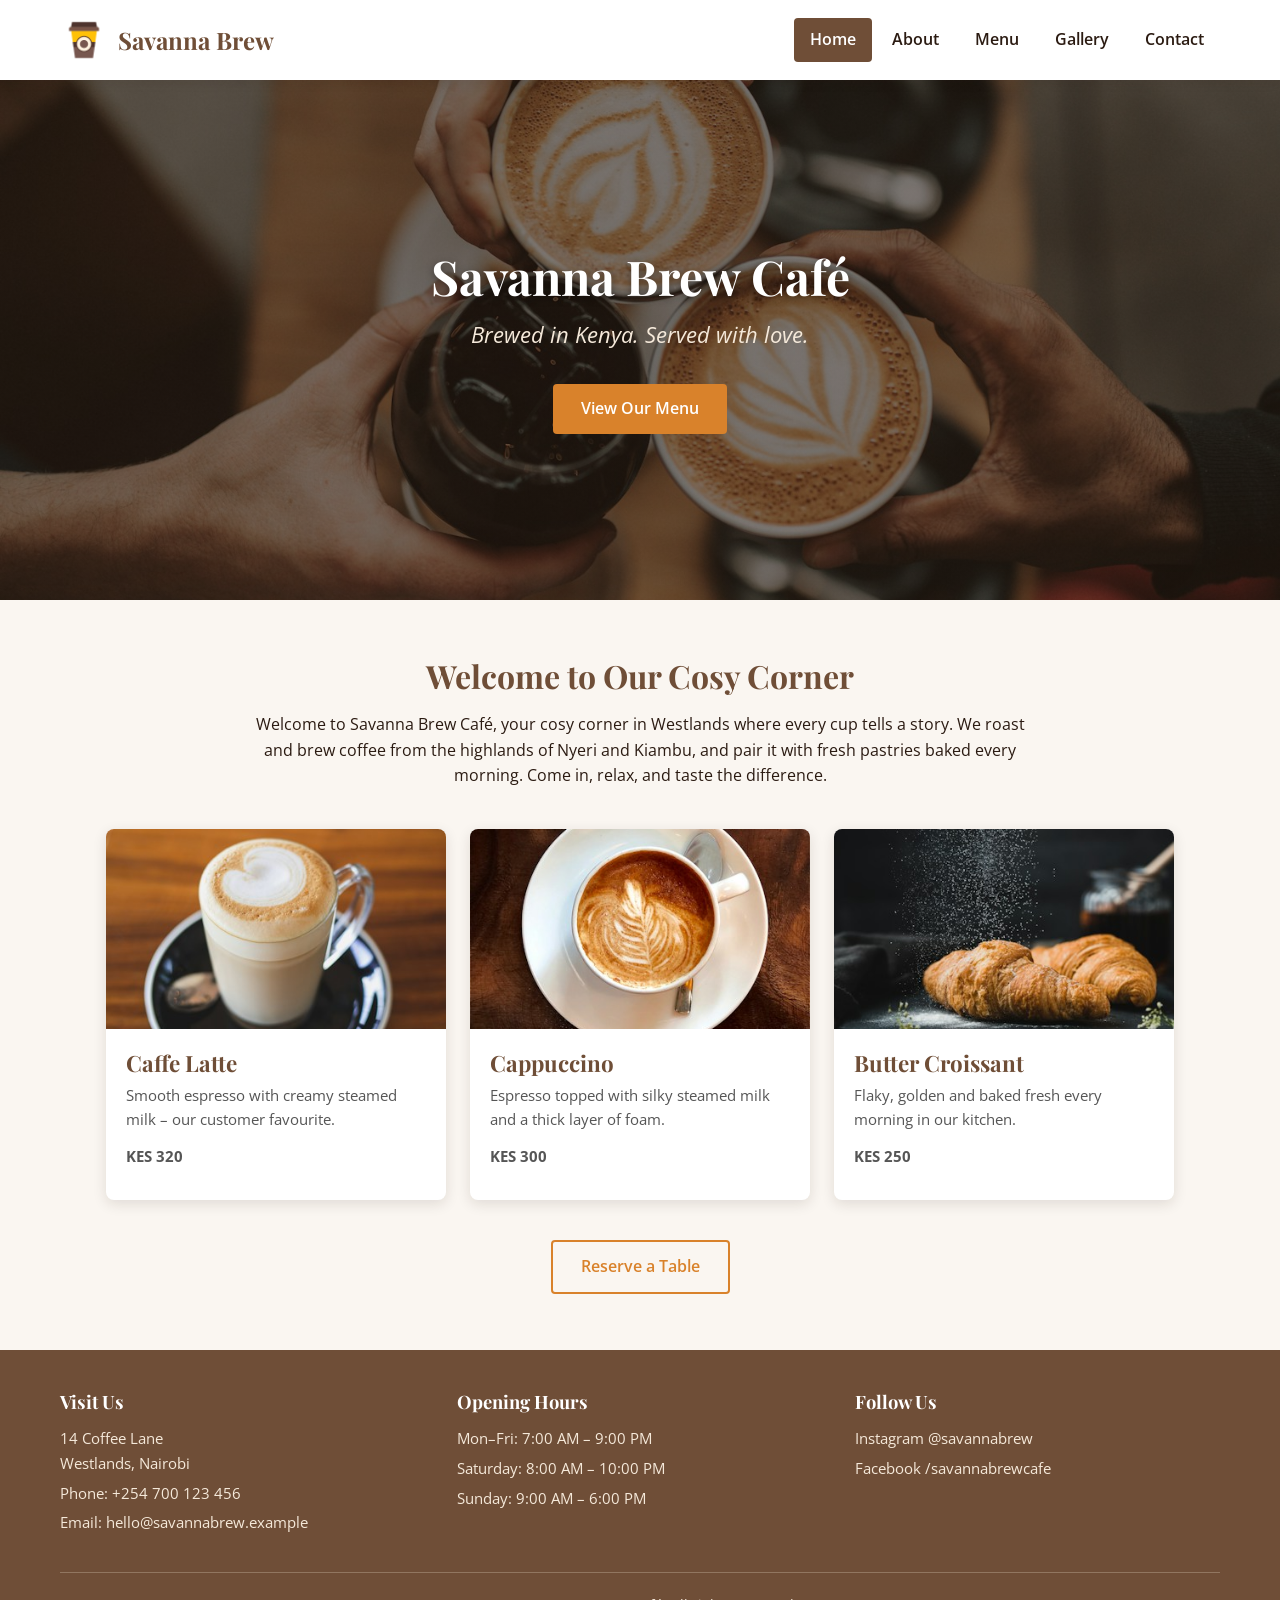
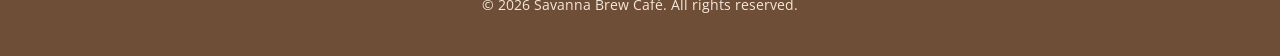
<file: index.html>
<!DOCTYPE html>
<html lang="en">
<head>
  <meta charset="UTF-8">
  <meta name="viewport" content="width=device-width, initial-scale=1.0">
  <title>Home | Savanna Brew Café</title>
  <link rel="preconnect" href="https://fonts.googleapis.com">
  <link rel="preconnect" href="https://fonts.gstatic.com" crossorigin>
  <link href="https://fonts.googleapis.com/css2?family=Playfair+Display:wght@700&family=Open+Sans:wght@400;600;700&display=swap" rel="stylesheet">
  <link rel="stylesheet" href="css/style.css">
</head>
<body>
  <!-- Header & Navigation (identical on every page) -->
  <header class="site-header">
    <div class="container header-inner">
      <a href="index.html" class="logo">
        <img src="images/logo.png" alt="Savanna Brew Café logo – coffee cup icon">
        <span>Savanna Brew</span>
      </a>
      <nav class="main-nav" aria-label="Main navigation">
        <ul>
          <li><a href="index.html" class="active">Home</a></li>
          <li><a href="about.html">About</a></li>
          <li><a href="menu.html">Menu</a></li>
          <li><a href="gallery.html">Gallery</a></li>
          <li><a href="contact.html">Contact</a></li>
        </ul>
      </nav>
    </div>
  </header>

  <main>
    <!-- Hero section -->
    <section class="hero">
      <div class="hero-content">
        <h1>Savanna Brew Café</h1>
        <p class="hero-tagline">Brewed in Kenya. Served with love.</p>
        <a href="menu.html" class="btn">View Our Menu</a>
      </div>
    </section>

    <!-- Welcome & Featured items -->
    <section class="section">
      <div class="container">
        <div class="welcome">
          <h2>Welcome to Our Cosy Corner</h2>
          <p>Welcome to Savanna Brew Café, your cosy corner in Westlands where every cup tells a story. We roast and brew coffee from the highlands of Nyeri and Kiambu, and pair it with fresh pastries baked every morning. Come in, relax, and taste the difference.</p>
        </div>

        <!-- Three equal-width cards using Flexbox -->
        <div class="cards">
          <article class="card">
            <img src="images/latte.jpg" alt="Creamy Caffe Latte in a white cup">
            <div class="card-body">
              <h3>Caffe Latte</h3>
              <p>Smooth espresso with creamy steamed milk – our customer favourite.</p>
              <p class="card-price">KES 320</p>
            </div>
          </article>

          <article class="card">
            <img src="images/cappuccino.jpg" alt="Classic cappuccino with rich foam">
            <div class="card-body">
              <h3>Cappuccino</h3>
              <p>Espresso topped with silky steamed milk and a thick layer of foam.</p>
              <p class="card-price">KES 300</p>
            </div>
          </article>

          <article class="card">
            <img src="images/croissant.jpg" alt="Freshly baked butter croissant">
            <div class="card-body">
              <h3>Butter Croissant</h3>
              <p>Flaky, golden and baked fresh every morning in our kitchen.</p>
              <p class="card-price">KES 250</p>
            </div>
          </article>
        </div>

        <div class="cta-section">
          <a href="contact.html" class="btn btn-outline">Reserve a Table</a>
        </div>
      </div>
    </section>
  </main>

  <!-- Footer (identical on every page) -->
  <footer class="site-footer">
    <div class="container">
      <div class="footer-grid">
        <div class="footer-col">
          <h3>Visit Us</h3>
          <p>14 Coffee Lane<br>Westlands, Nairobi</p>
          <p>Phone: <a href="tel:+254700123456">+254 700 123 456</a></p>
          <p>Email: <a href="mailto:hello@savannabrew.example">hello@savannabrew.example</a></p>
        </div>
        <div class="footer-col">
          <h3>Opening Hours</h3>
          <ul>
            <li>Mon–Fri: 7:00 AM – 9:00 PM</li>
            <li>Saturday: 8:00 AM – 10:00 PM</li>
            <li>Sunday: 9:00 AM – 6:00 PM</li>
          </ul>
        </div>
        <div class="footer-col">
          <h3>Follow Us</h3>
          <ul>
            <li><a href="https://instagram.com/savannabrew" target="_blank" rel="noopener noreferrer">Instagram @savannabrew</a></li>
            <li><a href="https://facebook.com/savannabrewcafe" target="_blank" rel="noopener noreferrer">Facebook /savannabrewcafe</a></li>
          </ul>
        </div>
      </div>
      <div class="footer-bottom">
        <p>© 2026 Savanna Brew Café. All rights reserved.</p>
      </div>
    </div>
  </footer>
</body>
</html>
</file>
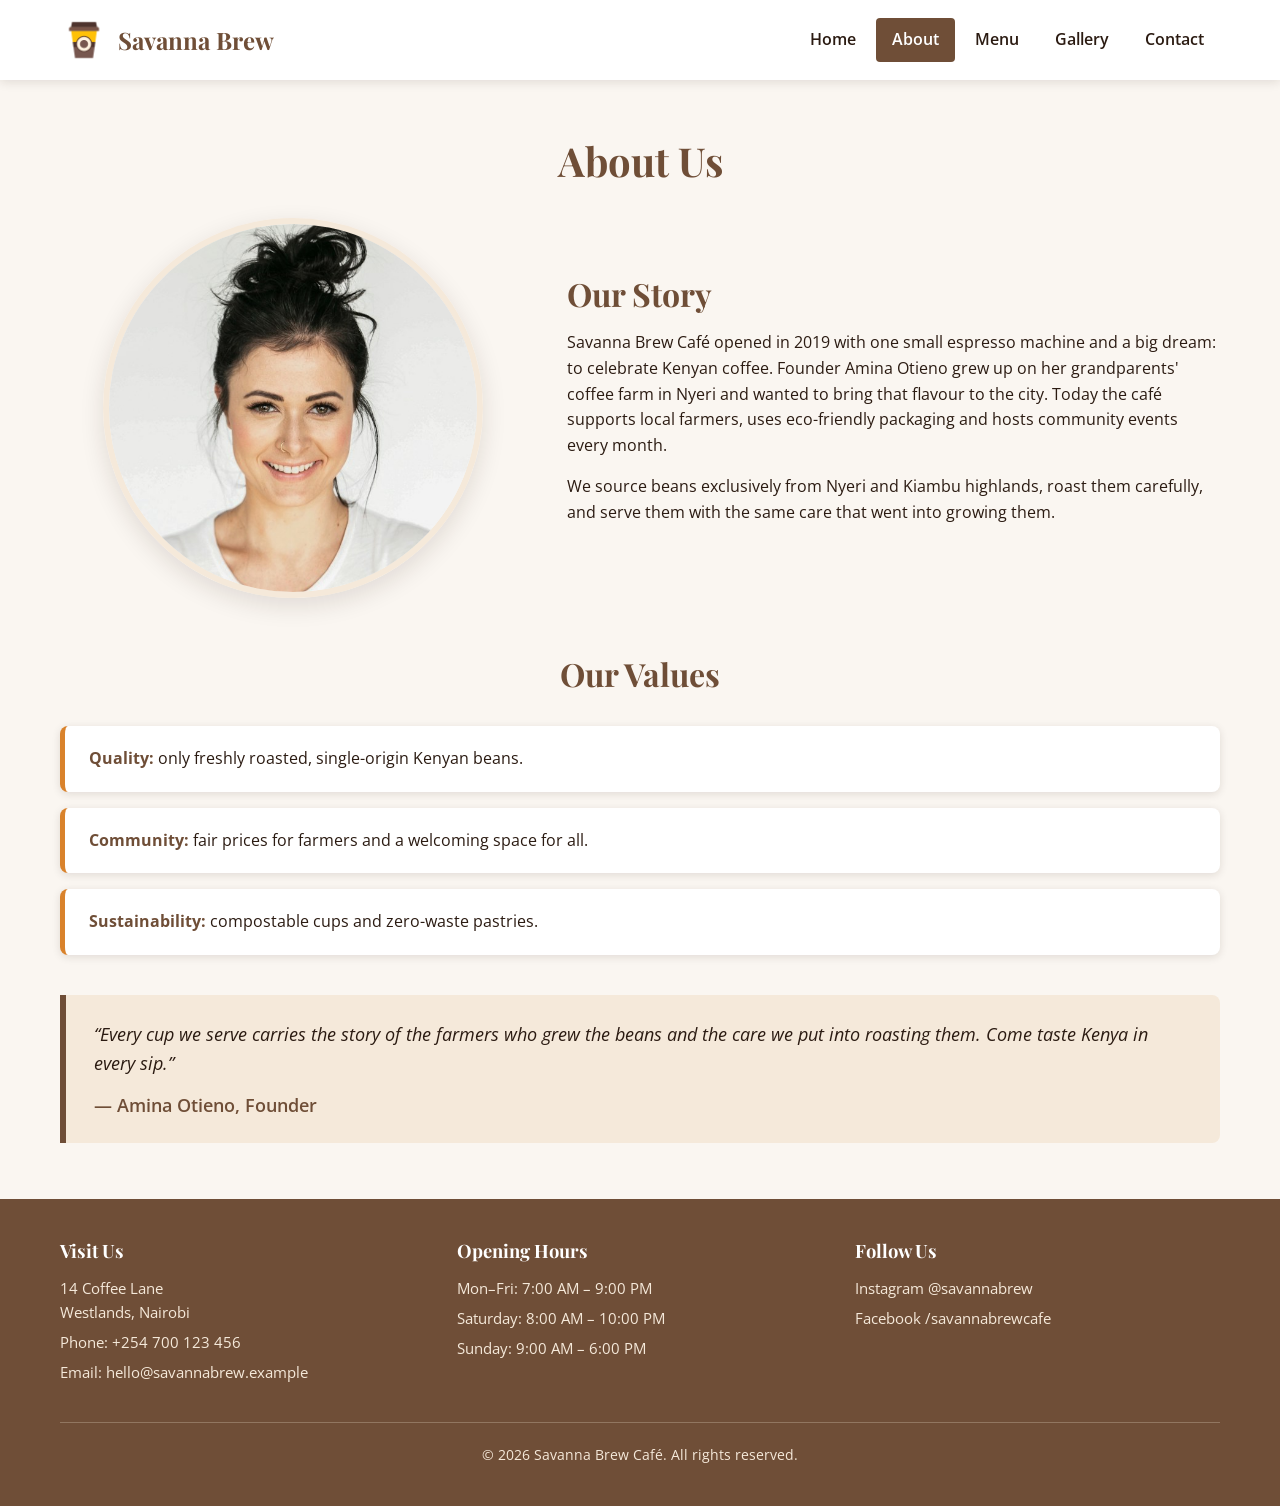
<file: about.html>
<!DOCTYPE html>
<html lang="en">
<head>
  <meta charset="UTF-8">
  <meta name="viewport" content="width=device-width, initial-scale=1.0">
  <title>About Us | Savanna Brew Café</title>
  <link rel="preconnect" href="https://fonts.googleapis.com">
  <link rel="preconnect" href="https://fonts.gstatic.com" crossorigin>
  <link href="https://fonts.googleapis.com/css2?family=Playfair+Display:wght@700&family=Open+Sans:wght@400;600;700&display=swap" rel="stylesheet">
  <link rel="stylesheet" href="css/style.css">
</head>
<body>
  <header class="site-header">
    <div class="container header-inner">
      <a href="index.html" class="logo">
        <img src="images/logo.png" alt="Savanna Brew Café logo – coffee cup icon">
        <span>Savanna Brew</span>
      </a>
      <nav class="main-nav" aria-label="Main navigation">
        <ul>
          <li><a href="index.html">Home</a></li>
          <li><a href="about.html" class="active">About</a></li>
          <li><a href="menu.html">Menu</a></li>
          <li><a href="gallery.html">Gallery</a></li>
          <li><a href="contact.html">Contact</a></li>
        </ul>
      </nav>
    </div>
  </header>

  <main>
    <section class="section">
      <div class="container">
        <h1 class="section-title">About Us</h1>

        <!-- Two-column layout: image + story -->
        <div class="about-grid">
          <div>
            <img src="images/about-owner.jpg" alt="Amina Otieno, founder of Savanna Brew Café, smiling behind the counter" class="about-image">
          </div>
          <div>
            <h2>Our Story</h2>
            <p>Savanna Brew Café opened in 2019 with one small espresso machine and a big dream: to celebrate Kenyan coffee. Founder Amina Otieno grew up on her grandparents' coffee farm in Nyeri and wanted to bring that flavour to the city. Today the café supports local farmers, uses eco-friendly packaging and hosts community events every month.</p>
            <p>We source beans exclusively from Nyeri and Kiambu highlands, roast them carefully, and serve them with the same care that went into growing them.</p>
          </div>
        </div>

        <!-- Values section with unordered list -->
        <div style="margin-top: 3.5rem;">
          <h2 class="section-title">Our Values</h2>
          <ul class="values-list">
            <li><strong>Quality:</strong> only freshly roasted, single-origin Kenyan beans.</li>
            <li><strong>Community:</strong> fair prices for farmers and a welcoming space for all.</li>
            <li><strong>Sustainability:</strong> compostable cups and zero-waste pastries.</li>
          </ul>
        </div>

        <!-- Blockquote from the owner -->
        <blockquote class="owner-quote">
          “Every cup we serve carries the story of the farmers who grew the beans and the care we put into roasting them. Come taste Kenya in every sip.”
          <cite>— Amina Otieno, Founder</cite>
        </blockquote>
      </div>
    </section>
  </main>

  <footer class="site-footer">
    <div class="container">
      <div class="footer-grid">
        <div class="footer-col">
          <h3>Visit Us</h3>
          <p>14 Coffee Lane<br>Westlands, Nairobi</p>
          <p>Phone: <a href="tel:+254700123456">+254 700 123 456</a></p>
          <p>Email: <a href="mailto:hello@savannabrew.example">hello@savannabrew.example</a></p>
        </div>
        <div class="footer-col">
          <h3>Opening Hours</h3>
          <ul>
            <li>Mon–Fri: 7:00 AM – 9:00 PM</li>
            <li>Saturday: 8:00 AM – 10:00 PM</li>
            <li>Sunday: 9:00 AM – 6:00 PM</li>
          </ul>
        </div>
        <div class="footer-col">
          <h3>Follow Us</h3>
          <ul>
            <li><a href="https://instagram.com/savannabrew" target="_blank" rel="noopener noreferrer">Instagram @savannabrew</a></li>
            <li><a href="https://facebook.com/savannabrewcafe" target="_blank" rel="noopener noreferrer">Facebook /savannabrewcafe</a></li>
          </ul>
        </div>
      </div>
      <div class="footer-bottom">
        <p>© 2026 Savanna Brew Café. All rights reserved.</p>
      </div>
    </div>
  </footer>
</body>
</html>
</file>
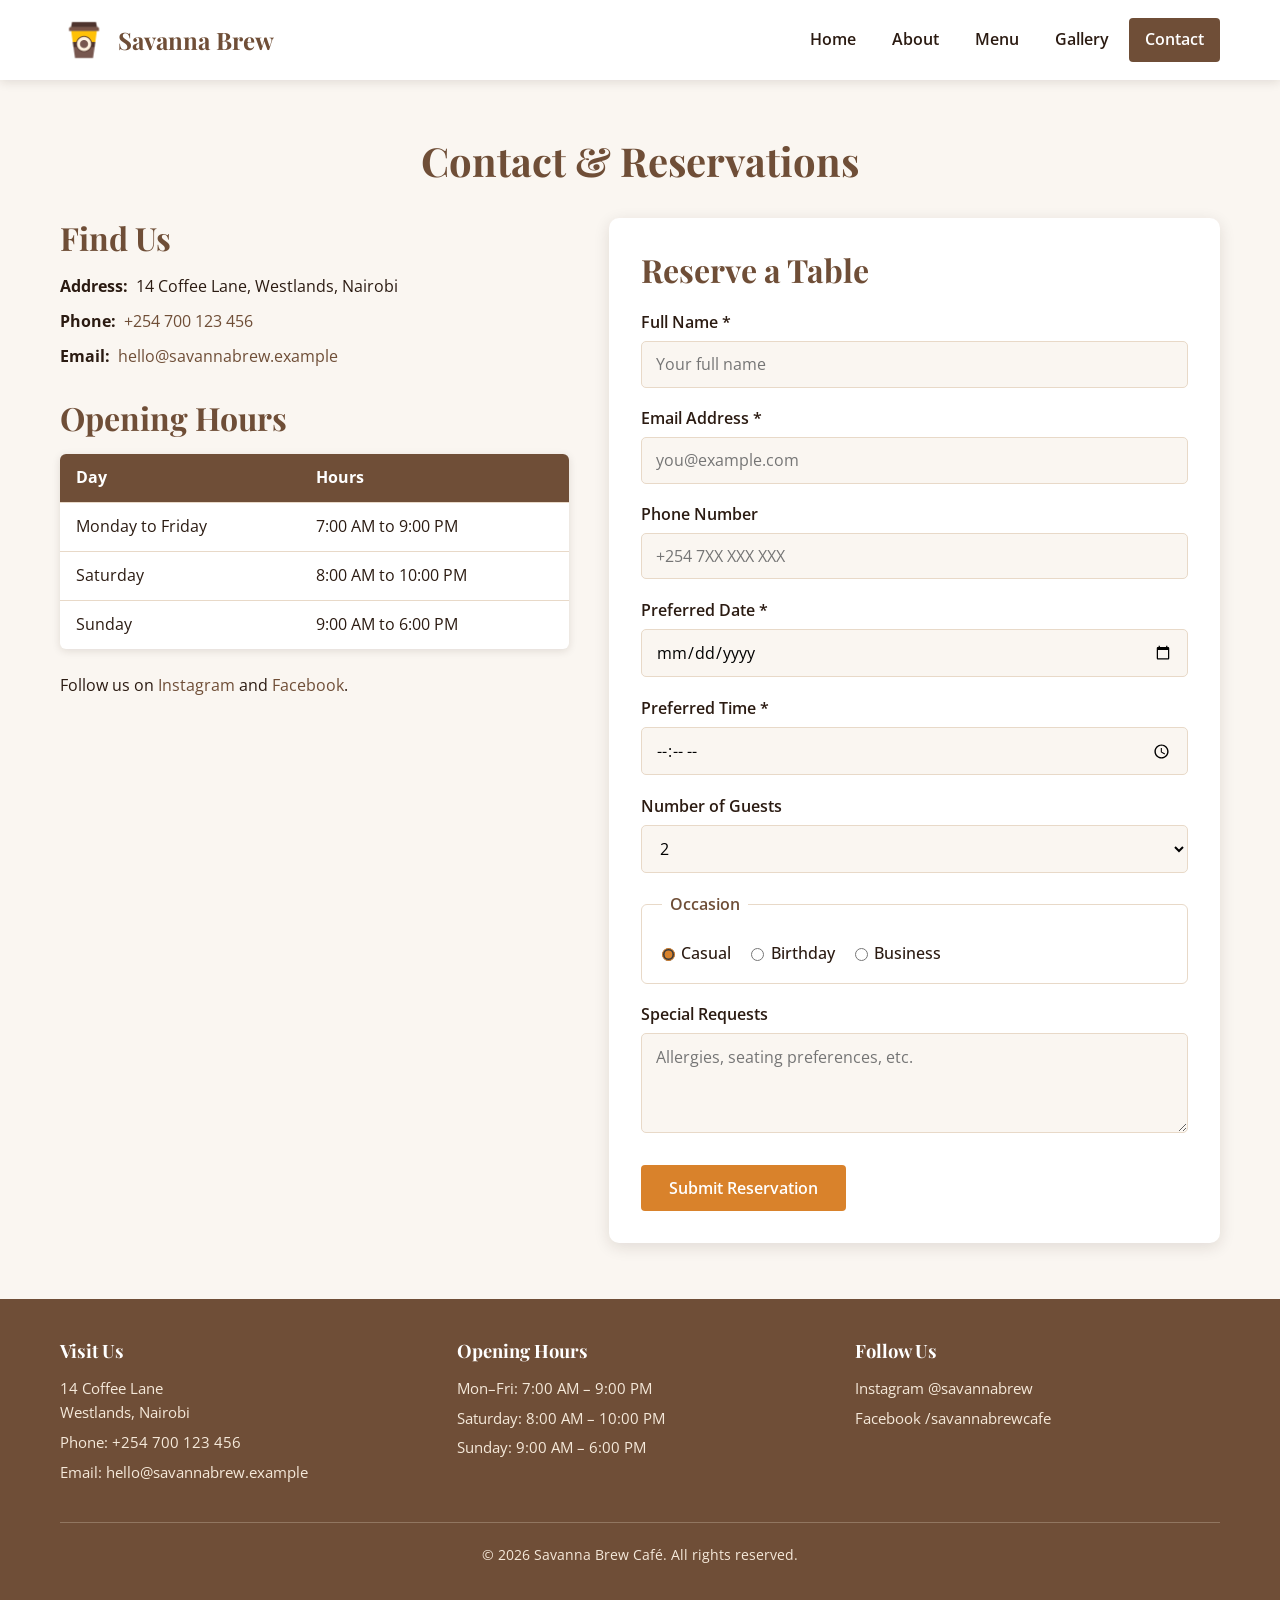
<file: contact.html>
<!DOCTYPE html>
<html lang="en">
<head>
  <meta charset="UTF-8">
  <meta name="viewport" content="width=device-width, initial-scale=1.0">
  <title>Contact & Reservations | Savanna Brew Café</title>
  <link rel="preconnect" href="https://fonts.googleapis.com">
  <link rel="preconnect" href="https://fonts.gstatic.com" crossorigin>
  <link href="https://fonts.googleapis.com/css2?family=Playfair+Display:wght@700&family=Open+Sans:wght@400;600;700&display=swap" rel="stylesheet">
  <link rel="stylesheet" href="css/style.css">
</head>
<body>
  <header class="site-header">
    <div class="container header-inner">
      <a href="index.html" class="logo">
        <img src="images/logo.png" alt="Savanna Brew Café logo – coffee cup icon">
        <span>Savanna Brew</span>
      </a>
      <nav class="main-nav" aria-label="Main navigation">
        <ul>
          <li><a href="index.html">Home</a></li>
          <li><a href="about.html">About</a></li>
          <li><a href="menu.html">Menu</a></li>
          <li><a href="gallery.html">Gallery</a></li>
          <li><a href="contact.html" class="active">Contact</a></li>
        </ul>
      </nav>
    </div>
  </header>

  <main>
    <section class="section">
      <div class="container">
        <h1 class="section-title">Contact & Reservations</h1>

        <div class="contact-grid">
          <!-- Contact information & hours -->
          <div class="contact-info">
            <h2>Find Us</h2>
            <ul class="contact-details">
              <li><strong>Address:</strong> 14 Coffee Lane, Westlands, Nairobi</li>
              <li><strong>Phone:</strong> <a href="tel:+254700123456">+254 700 123 456</a></li>
              <li><strong>Email:</strong> <a href="mailto:hello@savannabrew.example">hello@savannabrew.example</a></li>
            </ul>

            <h2 style="margin-top: 1.75rem;">Opening Hours</h2>
            <table class="hours-table">
              <thead>
                <tr>
                  <th scope="col">Day</th>
                  <th scope="col">Hours</th>
                </tr>
              </thead>
              <tbody>
                <tr>
                  <td>Monday to Friday</td>
                  <td>7:00 AM to 9:00 PM</td>
                </tr>
                <tr>
                  <td>Saturday</td>
                  <td>8:00 AM to 10:00 PM</td>
                </tr>
                <tr>
                  <td>Sunday</td>
                  <td>9:00 AM to 6:00 PM</td>
                </tr>
              </tbody>
            </table>

            <p>Follow us on <a href="https://instagram.com/savannabrew" target="_blank" rel="noopener noreferrer">Instagram</a> and <a href="https://facebook.com/savannabrewcafe" target="_blank" rel="noopener noreferrer">Facebook</a>.</p>
          </div>

          <!-- Reservation form -->
          <div>
            <form class="reservation-form" action="index.html" method="get">
              <h2>Reserve a Table</h2>

              <div class="form-group">
                <label for="name">Full Name <span aria-hidden="true">*</span></label>
                <input type="text" id="name" name="name" required placeholder="Your full name">
              </div>

              <div class="form-group">
                <label for="email">Email Address <span aria-hidden="true">*</span></label>
                <input type="email" id="email" name="email" required placeholder="you@example.com">
              </div>

              <div class="form-group">
                <label for="phone">Phone Number</label>
                <input type="tel" id="phone" name="phone" placeholder="+254 7XX XXX XXX">
              </div>

              <div class="form-group">
                <label for="date">Preferred Date <span aria-hidden="true">*</span></label>
                <input type="date" id="date" name="date" required>
              </div>

              <div class="form-group">
                <label for="time">Preferred Time <span aria-hidden="true">*</span></label>
                <input type="time" id="time" name="time" required>
              </div>

              <div class="form-group">
                <label for="guests">Number of Guests</label>
                <select id="guests" name="guests">
                  <option value="1">1</option>
                  <option value="2" selected>2</option>
                  <option value="3">3</option>
                  <option value="4">4</option>
                  <option value="5">5</option>
                  <option value="6">6</option>
                  <option value="7">7</option>
                  <option value="8">8</option>
                  <option value="9">9</option>
                  <option value="10">10</option>
                </select>
              </div>

              <fieldset>
                <legend>Occasion</legend>
                <div class="radio-group">
                  <label>
                    <input type="radio" name="occasion" value="casual" checked>
                    Casual
                  </label>
                  <label>
                    <input type="radio" name="occasion" value="birthday">
                    Birthday
                  </label>
                  <label>
                    <input type="radio" name="occasion" value="business">
                    Business
                  </label>
                </div>
              </fieldset>

              <div class="form-group">
                <label for="requests">Special Requests</label>
                <textarea id="requests" name="requests" placeholder="Allergies, seating preferences, etc."></textarea>
              </div>

              <div class="form-actions">
  <button type="submit" class="btn">Submit Reservation</button>
</div>
            </form>
          </div>
        </div>
      </div>
    </section>
  </main>

  <footer class="site-footer">
    <div class="container">
      <div class="footer-grid">
        <div class="footer-col">
          <h3>Visit Us</h3>
          <p>14 Coffee Lane<br>Westlands, Nairobi</p>
          <p>Phone: <a href="tel:+254700123456">+254 700 123 456</a></p>
          <p>Email: <a href="mailto:hello@savannabrew.example">hello@savannabrew.example</a></p>
        </div>
        <div class="footer-col">
          <h3>Opening Hours</h3>
          <ul>
            <li>Mon–Fri: 7:00 AM – 9:00 PM</li>
            <li>Saturday: 8:00 AM – 10:00 PM</li>
            <li>Sunday: 9:00 AM – 6:00 PM</li>
          </ul>
        </div>
        <div class="footer-col">
          <h3>Follow Us</h3>
          <ul>
            <li><a href="https://instagram.com/savannabrew" target="_blank" rel="noopener noreferrer">Instagram @savannabrew</a></li>
            <li><a href="https://facebook.com/savannabrewcafe" target="_blank" rel="noopener noreferrer">Facebook /savannabrewcafe</a></li>
          </ul>
        </div>
      </div>
      <div class="footer-bottom">
        <p>© 2026 Savanna Brew Café. All rights reserved.</p>
      </div>
    </div>
  </footer>
</body>
</html>
</file>
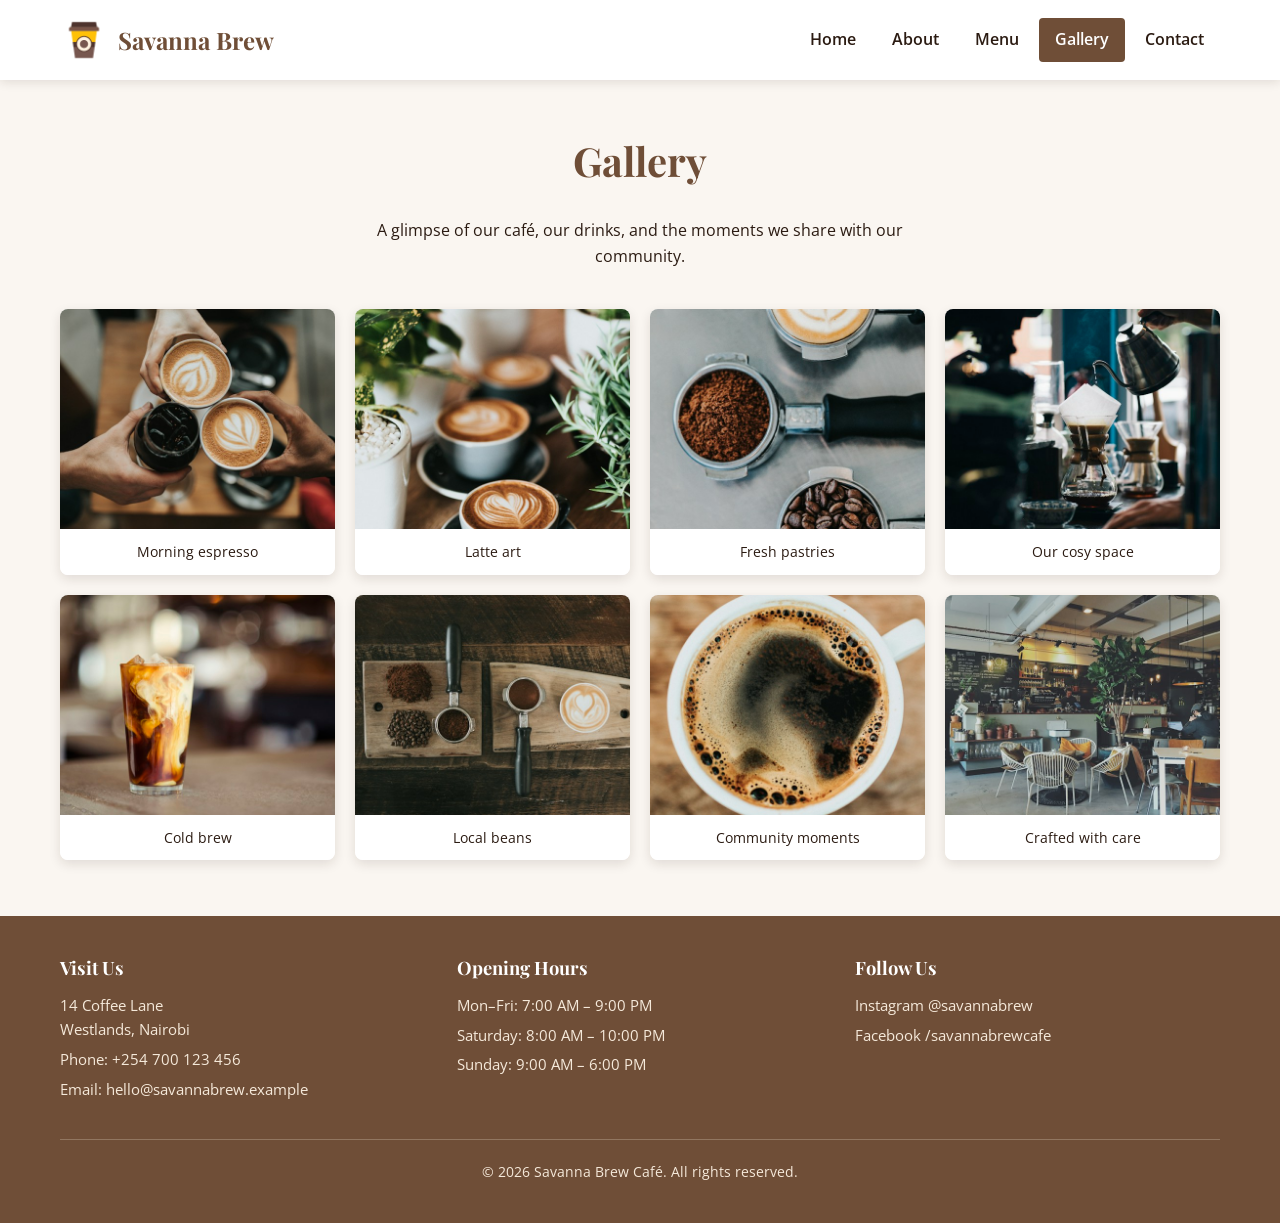
<file: gallery.html>
<!DOCTYPE html>
<html lang="en">
<head>
  <meta charset="UTF-8">
  <meta name="viewport" content="width=device-width, initial-scale=1.0">
  <title>Gallery | Savanna Brew Café</title>
  <link rel="preconnect" href="https://fonts.googleapis.com">
  <link rel="preconnect" href="https://fonts.gstatic.com" crossorigin>
  <link href="https://fonts.googleapis.com/css2?family=Playfair+Display:wght@700&family=Open+Sans:wght@400;600;700&display=swap" rel="stylesheet">
  <link rel="stylesheet" href="css/style.css">
</head>
<body>
  <header class="site-header">
    <div class="container header-inner">
      <a href="index.html" class="logo">
        <img src="images/logo.png" alt="Savanna Brew Café logo – coffee cup icon">
        <span>Savanna Brew</span>
      </a>
      <nav class="main-nav" aria-label="Main navigation">
        <ul>
          <li><a href="index.html">Home</a></li>
          <li><a href="about.html">About</a></li>
          <li><a href="menu.html">Menu</a></li>
          <li><a href="gallery.html" class="active">Gallery</a></li>
          <li><a href="contact.html">Contact</a></li>
        </ul>
      </nav>
    </div>
  </header>

  <main>
    <section class="section">
      <div class="container">
        <h1 class="section-title">Gallery</h1>
        <p style="text-align: center; max-width: 600px; margin: 0 auto 2.5rem;">A glimpse of our café, our drinks, and the moments we share with our community.</p>

        <!-- CSS Grid gallery: 4 cols desktop, 2 tablet, 1 mobile -->
        <div class="gallery-grid">
          <figure class="gallery-item">
            <img src="images/gallery-1.jpg" alt="Steaming cup of coffee on a wooden table">
            <figcaption>Morning espresso</figcaption>
          </figure>
          <figure class="gallery-item">
            <img src="images/gallery-2.jpg" alt="Latte art in a ceramic cup">
            <figcaption>Latte art</figcaption>
          </figure>
          <figure class="gallery-item">
            <img src="images/gallery-3.jpg" alt="Freshly baked pastries on a tray">
            <figcaption>Fresh pastries</figcaption>
          </figure>
          <figure class="gallery-item">
            <img src="images/gallery-4.jpg" alt="Café interior with warm lighting">
            <figcaption>Our cosy space</figcaption>
          </figure>
          <figure class="gallery-item">
            <img src="images/gallery-5.jpg" alt="Cold brew coffee over ice">
            <figcaption>Cold brew</figcaption>
          </figure>
          <figure class="gallery-item">
            <img src="images/gallery-6.jpg" alt="Coffee beans being roasted">
            <figcaption>Local beans</figcaption>
          </figure>
          <figure class="gallery-item">
            <img src="images/gallery-7.jpg" alt="Customers enjoying coffee together">
            <figcaption>Community moments</figcaption>
          </figure>
          <figure class="gallery-item">
            <img src="images/gallery-8.jpg" alt="Barista preparing a cappuccino">
            <figcaption>Crafted with care</figcaption>
          </figure>
        </div>
      </div>
    </section>
  </main>

  <footer class="site-footer">
    <div class="container">
      <div class="footer-grid">
        <div class="footer-col">
          <h3>Visit Us</h3>
          <p>14 Coffee Lane<br>Westlands, Nairobi</p>
          <p>Phone: <a href="tel:+254700123456">+254 700 123 456</a></p>
          <p>Email: <a href="mailto:hello@savannabrew.example">hello@savannabrew.example</a></p>
        </div>
        <div class="footer-col">
          <h3>Opening Hours</h3>
          <ul>
            <li>Mon–Fri: 7:00 AM – 9:00 PM</li>
            <li>Saturday: 8:00 AM – 10:00 PM</li>
            <li>Sunday: 9:00 AM – 6:00 PM</li>
          </ul>
        </div>
        <div class="footer-col">
          <h3>Follow Us</h3>
          <ul>
            <li><a href="https://instagram.com/savannabrew" target="_blank" rel="noopener noreferrer">Instagram @savannabrew</a></li>
            <li><a href="https://facebook.com/savannabrewcafe" target="_blank" rel="noopener noreferrer">Facebook /savannabrewcafe</a></li>
          </ul>
        </div>
      </div>
      <div class="footer-bottom">
        <p>© 2026 Savanna Brew Café. All rights reserved.</p>
      </div>
    </div>
  </footer>
</body>
</html>
</file>
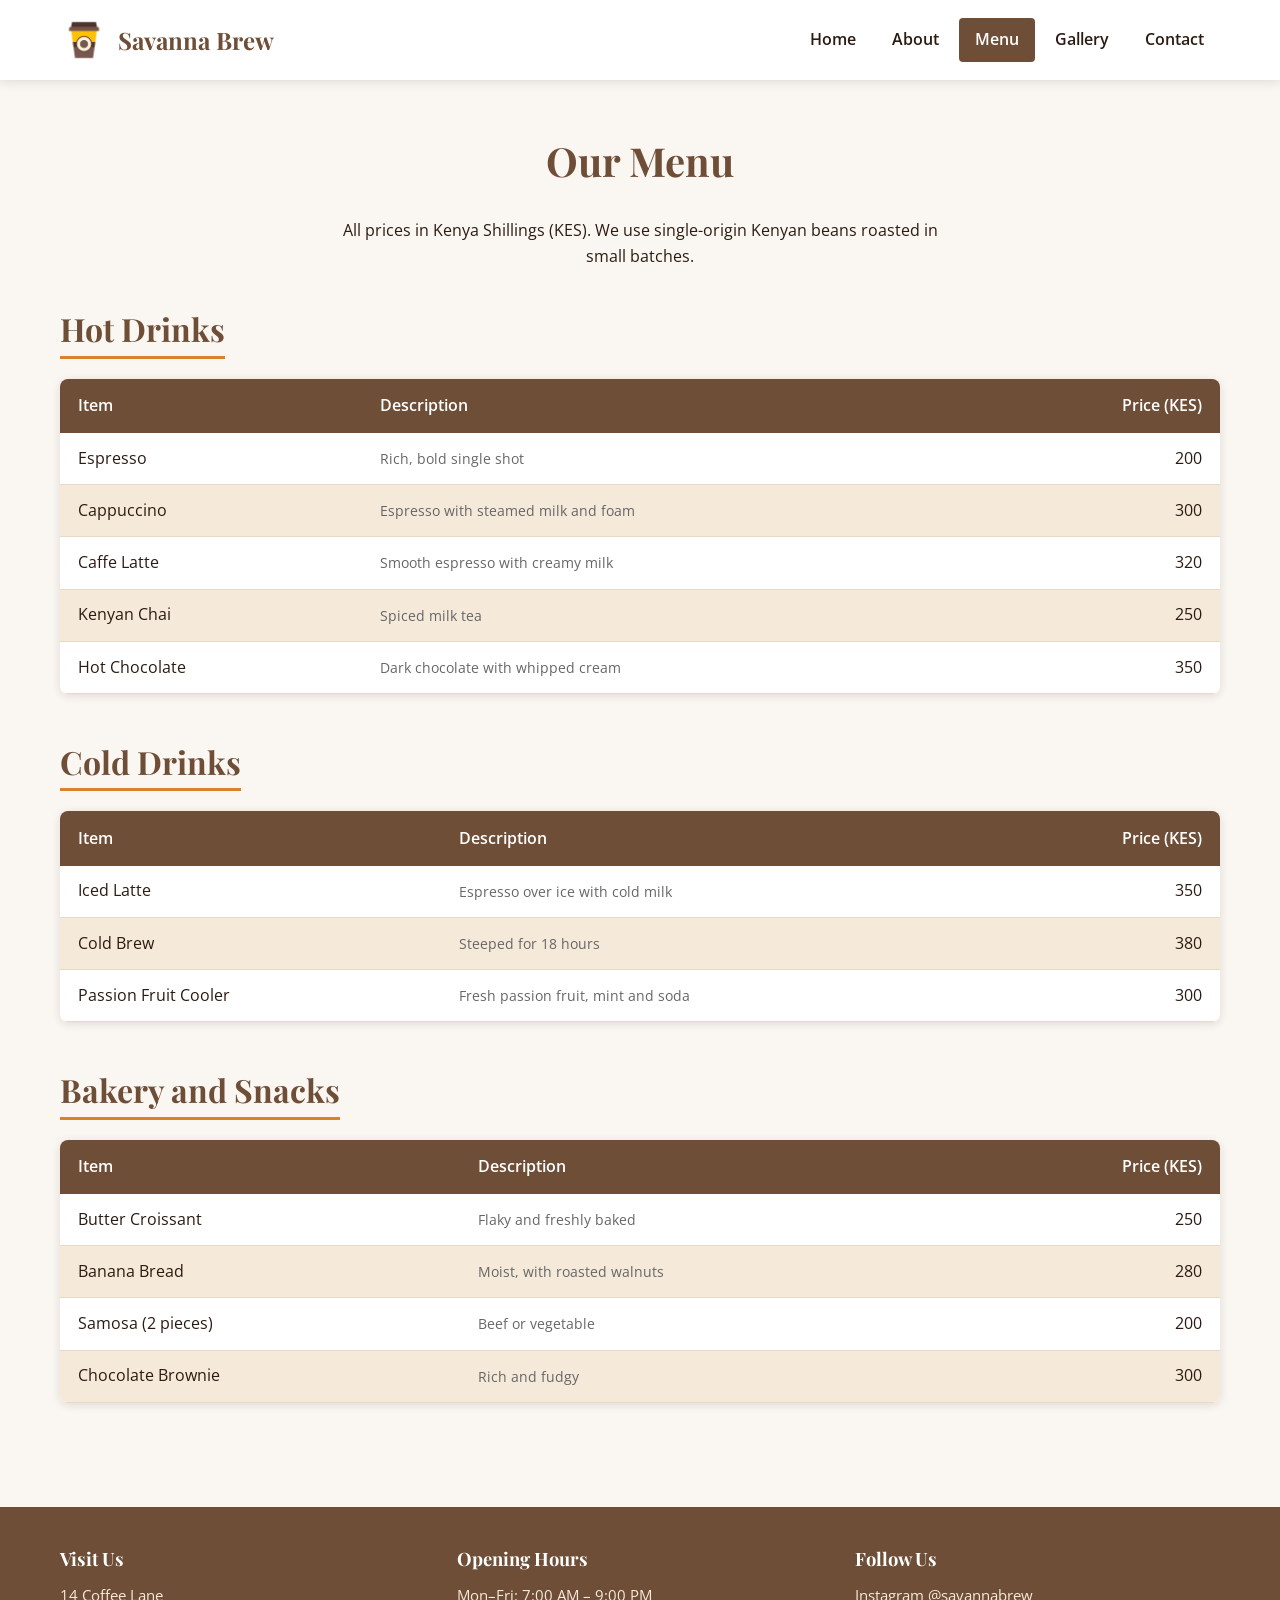
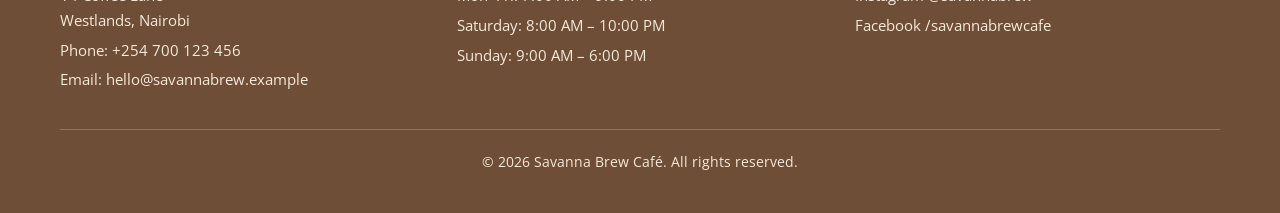
<file: menu.html>
<!DOCTYPE html>
<html lang="en">
<head>
  <meta charset="UTF-8">
  <meta name="viewport" content="width=device-width, initial-scale=1.0">
  <title>Menu | Savanna Brew Café</title>
  <link rel="preconnect" href="https://fonts.googleapis.com">
  <link rel="preconnect" href="https://fonts.gstatic.com" crossorigin>
  <link href="https://fonts.googleapis.com/css2?family=Playfair+Display:wght@700&family=Open+Sans:wght@400;600;700&display=swap" rel="stylesheet">
  <link rel="stylesheet" href="css/style.css">
</head>
<body>
  <header class="site-header">
    <div class="container header-inner">
      <a href="index.html" class="logo">
        <img src="images/logo.png" alt="Savanna Brew Café logo – coffee cup icon">
        <span>Savanna Brew</span>
      </a>
      <nav class="main-nav" aria-label="Main navigation">
        <ul>
          <li><a href="index.html">Home</a></li>
          <li><a href="about.html">About</a></li>
          <li><a href="menu.html" class="active">Menu</a></li>
          <li><a href="gallery.html">Gallery</a></li>
          <li><a href="contact.html">Contact</a></li>
        </ul>
      </nav>
    </div>
  </header>

  <main>
    <section class="section">
      <div class="container">
        <h1 class="section-title">Our Menu</h1>
        <p style="text-align: center; max-width: 600px; margin: 0 auto 2.5rem;">All prices in Kenya Shillings (KES). We use single-origin Kenyan beans roasted in small batches.</p>

        <!-- Hot Drinks -->
        <div class="menu-section">
          <h2>Hot Drinks</h2>
          <div class="table-wrapper">
            <table class="menu-table">
              <thead>
                <tr>
                  <th scope="col">Item</th>
                  <th scope="col">Description</th>
                  <th scope="col">Price (KES)</th>
                </tr>
              </thead>
              <tbody>
                <tr>
                  <td>Espresso</td>
                  <td class="item-desc">Rich, bold single shot</td>
                  <td>200</td>
                </tr>
                <tr>
                  <td>Cappuccino</td>
                  <td class="item-desc">Espresso with steamed milk and foam</td>
                  <td>300</td>
                </tr>
                <tr>
                  <td>Caffe Latte</td>
                  <td class="item-desc">Smooth espresso with creamy milk</td>
                  <td>320</td>
                </tr>
                <tr>
                  <td>Kenyan Chai</td>
                  <td class="item-desc">Spiced milk tea</td>
                  <td>250</td>
                </tr>
                <tr>
                  <td>Hot Chocolate</td>
                  <td class="item-desc">Dark chocolate with whipped cream</td>
                  <td>350</td>
                </tr>
              </tbody>
            </table>
          </div>
        </div>

        <!-- Cold Drinks -->
        <div class="menu-section">
          <h2>Cold Drinks</h2>
          <div class="table-wrapper">
            <table class="menu-table">
              <thead>
                <tr>
                  <th scope="col">Item</th>
                  <th scope="col">Description</th>
                  <th scope="col">Price (KES)</th>
                </tr>
              </thead>
              <tbody>
                <tr>
                  <td>Iced Latte</td>
                  <td class="item-desc">Espresso over ice with cold milk</td>
                  <td>350</td>
                </tr>
                <tr>
                  <td>Cold Brew</td>
                  <td class="item-desc">Steeped for 18 hours</td>
                  <td>380</td>
                </tr>
                <tr>
                  <td>Passion Fruit Cooler</td>
                  <td class="item-desc">Fresh passion fruit, mint and soda</td>
                  <td>300</td>
                </tr>
              </tbody>
            </table>
          </div>
        </div>

        <!-- Bakery and Snacks -->
        <div class="menu-section">
          <h2>Bakery and Snacks</h2>
          <div class="table-wrapper">
            <table class="menu-table">
              <thead>
                <tr>
                  <th scope="col">Item</th>
                  <th scope="col">Description</th>
                  <th scope="col">Price (KES)</th>
                </tr>
              </thead>
              <tbody>
                <tr>
                  <td>Butter Croissant</td>
                  <td class="item-desc">Flaky and freshly baked</td>
                  <td>250</td>
                </tr>
                <tr>
                  <td>Banana Bread</td>
                  <td class="item-desc">Moist, with roasted walnuts</td>
                  <td>280</td>
                </tr>
                <tr>
                  <td>Samosa (2 pieces)</td>
                  <td class="item-desc">Beef or vegetable</td>
                  <td>200</td>
                </tr>
                <tr>
                  <td>Chocolate Brownie</td>
                  <td class="item-desc">Rich and fudgy</td>
                  <td>300</td>
                </tr>
              </tbody>
            </table>
          </div>
        </div>
      </div>
    </section>
  </main>

  <footer class="site-footer">
    <div class="container">
      <div class="footer-grid">
        <div class="footer-col">
          <h3>Visit Us</h3>
          <p>14 Coffee Lane<br>Westlands, Nairobi</p>
          <p>Phone: <a href="tel:+254700123456">+254 700 123 456</a></p>
          <p>Email: <a href="mailto:hello@savannabrew.example">hello@savannabrew.example</a></p>
        </div>
        <div class="footer-col">
          <h3>Opening Hours</h3>
          <ul>
            <li>Mon–Fri: 7:00 AM – 9:00 PM</li>
            <li>Saturday: 8:00 AM – 10:00 PM</li>
            <li>Sunday: 9:00 AM – 6:00 PM</li>
          </ul>
        </div>
        <div class="footer-col">
          <h3>Follow Us</h3>
          <ul>
            <li><a href="https://instagram.com/savannabrew" target="_blank" rel="noopener noreferrer">Instagram @savannabrew</a></li>
            <li><a href="https://facebook.com/savannabrewcafe" target="_blank" rel="noopener noreferrer">Facebook /savannabrewcafe</a></li>
          </ul>
        </div>
      </div>
      <div class="footer-bottom">
        <p>© 2026 Savanna Brew Café. All rights reserved.</p>
      </div>
    </div>
  </footer>
</body>
</html>
</file>
<file: css/style.css>
/* -------------------------------------------------
   Savanna Brew Café - Main Stylesheet
   Brand colours and typography via CSS variables
---------------------------------------------------- */

/* ---------- CSS Variables (Brand Guidelines) ---------- */
:root {
  --primary: #6F4E37;       /* Coffee brown */
  --secondary: #F5E9DA;     /* Cream */
  --accent: #D9822B;        /* Savanna orange */
  --dark-text: #2B1B12;     /* Dark text */
  --white: #FFFFFF;
  --light-bg: #FAF6F1;
  --border: #E8D9C8;
  --shadow: rgba(43, 27, 18, 0.12);
  --shadow-hover: rgba(43, 27, 18, 0.22);

  --font-heading: "Playfair Display", Georgia, serif;
  --font-body: "Open Sans", Arial, sans-serif;

  --max-width: 1200px;
  --nav-height: 80px;
  --transition: 0.3s ease;
}
/* ---------- Reset & Base ---------- */
*,
*::before,
*::after {
  box-sizing: border-box;
  margin: 0;
  padding: 0;
}
html {
  scroll-behavior: smooth;
}
body {
  font-family: var(--font-body);
  font-size: 16px;
  line-height: 1.6;
  color: var(--dark-text);
  background-color: var(--light-bg);
  min-height: 100vh;
  display: flex;
  flex-direction: column;
}
img {
  max-width: 100%;
  height: auto;
  display: block;
}
a {
  color: var(--primary);
  text-decoration: none;
  transition: color var(--transition);
}
a:hover,
a:focus {
  color: var(--accent);
  outline: none;
}
a:focus-visible {
  outline: 2px solid var(--accent);
  outline-offset: 3px;
}
h1, h2, h3, h4 {
  font-family: var(--font-heading);
  font-weight: 700;
  line-height: 1.25;
  color: var(--primary);
}
h1 { font-size: 2.5rem; }
h2 { font-size: 2rem; margin-bottom: 1rem; }
h3 { font-size: 1.4rem; margin-bottom: 0.5rem; }
p {
  margin-bottom: 1rem;
}
ul, ol {
  margin-bottom: 1rem;
  padding-left: 1.5rem;
}
/* ---------- Layout---------- */
.container {
  width: 100%;
  max-width: var(--max-width);
  margin: 0 auto;
  padding: 0 1.25rem;
}
.section {
  padding: 3.5rem 0;
}
.section-title {
  text-align: center;
  margin-bottom: 2rem;
}
.btn {
  display: inline-block;
  padding: 0.75rem 1.75rem;
  background-color: var(--accent);
  color: var(--white);
  font-weight: 600;
  border: none;
  border-radius: 4px;
  cursor: pointer;
  transition: background-color var(--transition), transform var(--transition), box-shadow var(--transition);
  font-family: var(--font-body);
  font-size: 1rem;
  text-align: center;
}
.btn:hover,
.btn:focus {
  background-color: #c06e1f;
  color: var(--white);
  transform: translateY(-2px);
  box-shadow: 0 4px 12px var(--shadow-hover);
}
.btn-outline {
  background-color: transparent;
  border: 2px solid var(--accent);
  color: var(--accent);
}
.btn-outline:hover,
.btn-outline:focus {
  background-color: var(--accent);
  color: var(--white);
}
/* ---------- Header & Navigation (Flexbox) ---------- */
.site-header {
  background-color: var(--white);
  box-shadow: 0 2px 10px var(--shadow);
  position: sticky;
  top: 0;
  z-index: 1000;
}
.header-inner {
  display: flex;
  align-items: center;
  justify-content: space-between;
  min-height: var(--nav-height);
  gap: 1rem;
}
.logo {
  display: flex;
  align-items: center;
  gap: 0.6rem;
  font-family: var(--font-heading);
  font-size: 1.5rem;
  font-weight: 700;
  color: var(--primary);
}
.logo img {
  height: 48px;
  width: auto;
}
.logo:hover {
  color: var(--accent);
}
/* Flexbox navigation */
.main-nav ul {
  display: flex;
  list-style: none;
  gap: 0.25rem;
  margin: 0;
  padding: 0;
}
.main-nav a {
  display: block;
  padding: 0.6rem 1rem;
  color: var(--dark-text);
  font-weight: 600;
  border-radius: 4px;
  transition: background-color var(--transition), color var(--transition);
}
.main-nav a:hover,
.main-nav a:focus {
  background-color: var(--secondary);
  color: var(--primary);
}
/* Active page highlight */
.main-nav a.active {
  background-color: var(--primary);
  color: var(--white);
}
.main-nav a.active:hover {
  background-color: #5a3e2b;
  color: var(--white);
}
/* ---------- Footer ---------- */
.site-footer {
  background-color: var(--primary);
  color: var(--secondary);
  margin-top: auto;
  padding: 2.5rem 0 1.5rem;
}
.footer-grid {
  display: grid;
  grid-template-columns: repeat(3, 1fr);
  gap: 2rem;
  margin-bottom: 2rem;
}
.footer-col h3 {
  color: var(--white);
  font-size: 1.15rem;
  margin-bottom: 0.85rem;
}
.footer-col p,
.footer-col li {
  font-size: 0.95rem;
  color: var(--secondary);
  margin-bottom: 0.35rem;
}
.footer-col ul {
  list-style: none;
  padding: 0;
}
.footer-col a {
  color: var(--secondary);
}
.footer-col a:hover,
.footer-col a:focus {
  color: var(--accent);
}
.footer-bottom {
  border-top: 1px solid rgba(245, 233, 218, 0.25);
  padding-top: 1.25rem;
  text-align: center;
  font-size: 0.9rem;
}
/* ---------- Home Page: Hero ---------- */
.hero {
  position: relative;
  min-height: 520px;
  background-image: linear-gradient(rgba(43, 27, 18, 0.55), rgba(43, 27, 18, 0.55)),
                    url("../images/hero.jpg");
  background-size: cover;
  background-position: center;
  display: flex;
  align-items: center;
  justify-content: center;
  text-align: center;
  color: var(--white);
}
.hero-content {
  max-width: 700px;
  padding: 2rem 1.5rem;
}
.hero-content h1 {
  color: var(--white);
  font-size: 3rem;
  margin-bottom: 0.75rem;
  text-shadow: 0 2px 8px rgba(0,0,0,0.4);
}
.hero-tagline {
  font-size: 1.35rem;
  font-style: italic;
  margin-bottom: 1.5rem;
  color: var(--secondary);
}
.hero-content .btn {
  margin-top: 0.5rem;
}
/* ---------- Home: Welcome & Cards ---------- */
.welcome {
  text-align: center;
  max-width: 800px;
  margin: 0 auto 2.5rem;
}
.cards {
  display: flex;
  gap: 1.5rem;
  justify-content: center;
  flex-wrap: wrap;
}
.card {
  background: var(--white);
  border-radius: 8px;
  overflow: hidden;
  box-shadow: 0 4px 14px var(--shadow);
  flex: 1 1 280px;
  max-width: 340px;
  transition: transform var(--transition), box-shadow var(--transition);
}
.card:hover {
  transform: translateY(-8px);
  box-shadow: 0 12px 28px var(--shadow-hover);
}
.card img {
  width: 100%;
  height: 200px;
  object-fit: cover;
}
.card-body {
  padding: 1.25rem;
}
.card-body h3 {
  margin-bottom: 0.4rem;
}
.card-body p {
  font-size: 0.95rem;
  color: #555;
  margin-bottom: 0.75rem;
}
.card-price {
  font-weight: 700;
  color: var(--accent);
  font-size: 1.1rem;
}
.cta-section {
  text-align: center;
  padding: 2.5rem 0 0;
}
/* ---------- About Page ---------- */
.about-grid {
  display: grid;
  grid-template-columns: 1fr 1.4fr;
  gap: 2.5rem;
  align-items: center;
}
.about-image {
  border-radius: 50%;
  width: 100%;
  max-width: 380px;
  aspect-ratio: 1;
  object-fit: cover;
  border: 6px solid var(--secondary);
  box-shadow: 0 8px 24px var(--shadow);
  margin: 0 auto;
}
.values-list {
  list-style: none;
  padding: 0;
  display: grid;
  gap: 1rem;
}
.values-list li {
  background: var(--white);
  padding: 1.25rem 1.5rem;
  border-radius: 8px;
  border-left: 5px solid var(--accent);
  box-shadow: 0 2px 8px var(--shadow);
}
.values-list strong {
  color: var(--primary);
}
.owner-quote {
  margin: 2.5rem 0 0;
  padding: 1.5rem 1.75rem;
  background: var(--secondary);
  border-left: 6px solid var(--primary);
  font-style: italic;
  font-size: 1.15rem;
  border-radius: 0 8px 8px 0;
}
.owner-quote cite {
  display: block;
  margin-top: 0.75rem;
  font-style: normal;
  font-weight: 600;
  color: var(--primary);
}
/* ---------- Menu Page ---------- */
.menu-section {
  margin-bottom: 3rem;
}
.menu-section h2 {
  color: var(--primary);
  border-bottom: 3px solid var(--accent);
  padding-bottom: 0.4rem;
  display: inline-block;
  margin-bottom: 1.25rem;
}
.table-wrapper {
  overflow-x: auto;
  margin-bottom: 1rem;
  border-radius: 8px;
  box-shadow: 0 2px 10px var(--shadow);
}
.menu-table {
  width: 100%;
  border-collapse: collapse;
  background: var(--white);
  min-width: 500px;
}
.menu-table thead {
  background-color: var(--primary);
  color: var(--white);
}
.menu-table th {
  padding: 0.9rem 1.1rem;
  text-align: left;
  font-weight: 600;
}
.menu-table th:last-child,
.menu-table td:last-child {
  text-align: right;
}
.menu-table td {
  padding: 0.8rem 1.1rem;
  border-bottom: 1px solid var(--border);
}
/* Zebra striping */
.menu-table tbody tr:nth-child(even) {
  background-color: var(--secondary);
}
/* Row hover */
.menu-table tbody tr:hover {
  background-color: #f0e0cc;
}
.menu-table .item-desc {
  color: #666;
  font-size: 0.9rem;
}
/* ---------- Gallery Page (CSS Grid) ---------- */
.gallery-grid {
  display: grid;
  grid-template-columns: repeat(4, 1fr);
  gap: 1.25rem;
}
.gallery-item {
  position: relative;
  overflow: hidden;
  border-radius: 8px;
  box-shadow: 0 4px 12px var(--shadow);
  background: var(--white);
}
.gallery-item img {
  width: 100%;
  height: 220px;
  object-fit: cover;
  transition: transform 0.4s ease;
}
.gallery-item:hover img {
  transform: scale(1.08);
}
.gallery-item figcaption {
  padding: 0.7rem 0.9rem;
  font-size: 0.9rem;
  text-align: center;
  background: var(--white);
  color: var(--dark-text);
}
/* ---------- Contact Page ---------- */
.contact-grid {
  display: grid;
  grid-template-columns: 1fr 1.2fr;
  gap: 2.5rem;
  align-items: start;
}
.contact-info h2 {
  margin-bottom: 1rem;
}
.hours-table {
  width: 100%;
  border-collapse: collapse;
  margin: 1rem 0 1.5rem;
  background: var(--white);
  box-shadow: 0 2px 8px var(--shadow);
  border-radius: 6px;
  overflow: hidden;
}
.hours-table th,
.hours-table td {
  padding: 0.7rem 1rem;
  text-align: left;
  border-bottom: 1px solid var(--border);
}
.hours-table th {
  background: var(--primary);
  color: var(--white);
}
.hours-table tr:last-child td {
  border-bottom: none;
}
.contact-details {
  list-style: none;
  padding: 0;
}
.contact-details li {
  margin-bottom: 0.6rem;
  display: flex;
  gap: 0.5rem;
}
/* Form styles */
.reservation-form {
  background: var(--white);
  padding: 2rem;
  border-radius: 10px;
  box-shadow: 0 4px 16px var(--shadow);
}
.reservation-form h2 {
  margin-bottom: 1.25rem;
}
.form-group {
  margin-bottom: 1.15rem;
}
.form-group label {
  display: block;
  font-weight: 600;
  margin-bottom: 0.35rem;
  color: var(--dark-text);
}
.form-group input,
.form-group select,
.form-group textarea {
  width: 100%;
  padding: 0.7rem 0.9rem;
  border: 1.5px solid var(--border);
  border-radius: 5px;
  font-family: var(--font-body);
  font-size: 1rem;
  transition: border-color var(--transition), box-shadow var(--transition);
  background: var(--light-bg);
}
.form-group input:focus,
.form-group select:focus,
.form-group textarea:focus {
  outline: none;
  border-color: var(--accent);
  box-shadow: 0 0 0 3px rgba(217, 130, 43, 0.25);
}
.form-group textarea {
  min-height: 100px;
  resize: vertical;
}
fieldset {
  border: 1.5px solid var(--border);
  border-radius: 6px;
  padding: 1rem 1.25rem;
  margin-bottom: 1.15rem;
}
legend {
  font-weight: 600;
  padding: 0 0.5rem;
  color: var(--primary);
}
.radio-group {
  display: flex;
  flex-wrap: wrap;
  gap: 1.25rem;
  margin-top: 0.5rem;
}
.radio-group label {
  font-weight: 500;
  display: flex;
  align-items: center;
  gap: 0.4rem;
  cursor: pointer;
}
.radio-group input[type="radio"] {
  width: auto;
  accent-color: var(--accent);
}
.form-actions {
  margin-top: 1.5rem;
}
/* ---------- Responsive: 768px and below ---------- */
@media (max-width: 768px) {
  /* Navigation stacks */
  .header-inner {
    flex-direction: column;
    padding: 0.75rem 0;
    gap: 0.5rem;
  }
  .main-nav ul {
    flex-direction: column;
    width: 100%;
    text-align: center;
  }
  .main-nav a {
    padding: 0.7rem;
  }
  /* Footer stacks */
  .footer-grid {
    grid-template-columns: 1fr;
    gap: 1.5rem;
    text-align: center;
  }
  /* Hero */
  .hero {
    min-height: 420px;
  }
  .hero-content h1 {
    font-size: 2.1rem;
  }
  /* Cards */
  .cards {
    flex-direction: column;
    align-items: center;
  }
  .card {
    max-width: 100%;
  }
  /* About */
  .about-grid {
    grid-template-columns: 1fr;
    text-align: center;
  }
  .about-image {
    max-width: 280px;
  }
  /* Gallery: 2 columns on tablet, 1 on very small */
  .gallery-grid {
    grid-template-columns: repeat(2, 1fr);
  }
  /* Contact */
  .contact-grid {
    grid-template-columns: 1fr;
  }
  /* Form first on mobile as specified */
  .contact-grid {
    display: flex;
    flex-direction: column-reverse;
  }
  h1 { font-size: 2rem; }
  h2 { font-size: 1.6rem; }
}
@media (max-width: 480px) {
  .gallery-grid {
    grid-template-columns: 1fr;
  }

  .hero-content h1 {
    font-size: 1.8rem;
  }
}
/* ---------- Utility ---------- */
.sr-only {
  position: absolute;
  width: 1px;
  height: 1px;
  padding: 0;
  margin: -1px;
  overflow: hidden;
  clip: rect(0, 0, 0, 0);
  border: 0;
}
</file>
